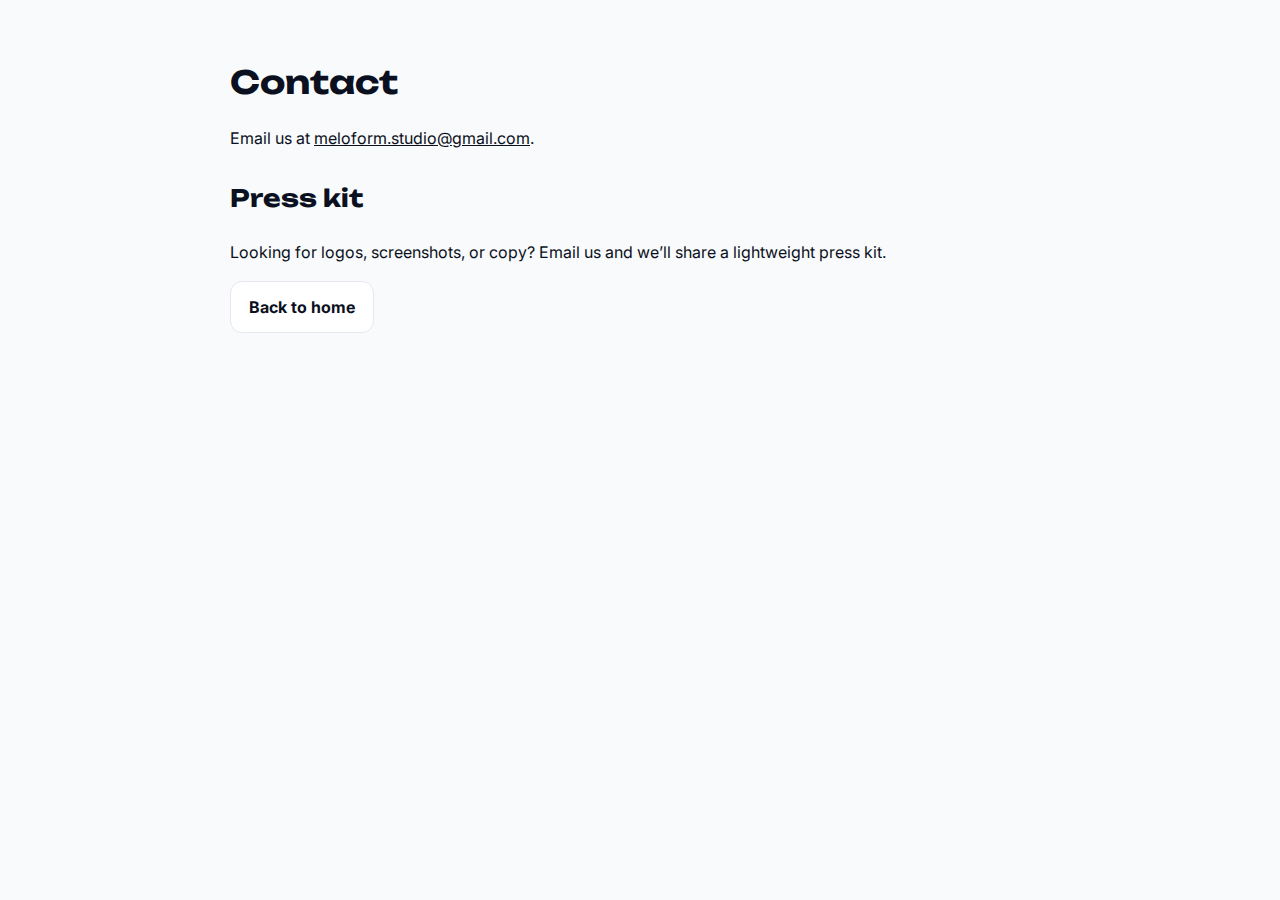
<file: contact.html>
<!DOCTYPE html>
<html lang="en">
<head>
  <meta charset="utf-8">
  <meta name="viewport" content="width=device-width,initial-scale=1">
  <title>Contact • Race to 100: Math Puzzle!</title>
  <link href="assets/css/styles.css" rel="stylesheet">
  <link href="https://fonts.googleapis.com/css2?family=Unbounded:wght@600;800&family=Inter:wght@400;600&display=swap" rel="stylesheet">
</head>
<body class="legal">
  <main class="container narrow">
    <h1>Contact</h1>
    <p>Email us at <a href="mailto:meloform.studio@gmail.com">meloform.studio@gmail.com</a>.</p>

    <h2>Press kit</h2>
    <p>Looking for logos, screenshots, or copy? Email us and we’ll share a lightweight press kit.</p>

    <p><a class="btn btn-ghost" href="index.html">Back to home</a></p>
  </main>
</body>
</html>
</file>
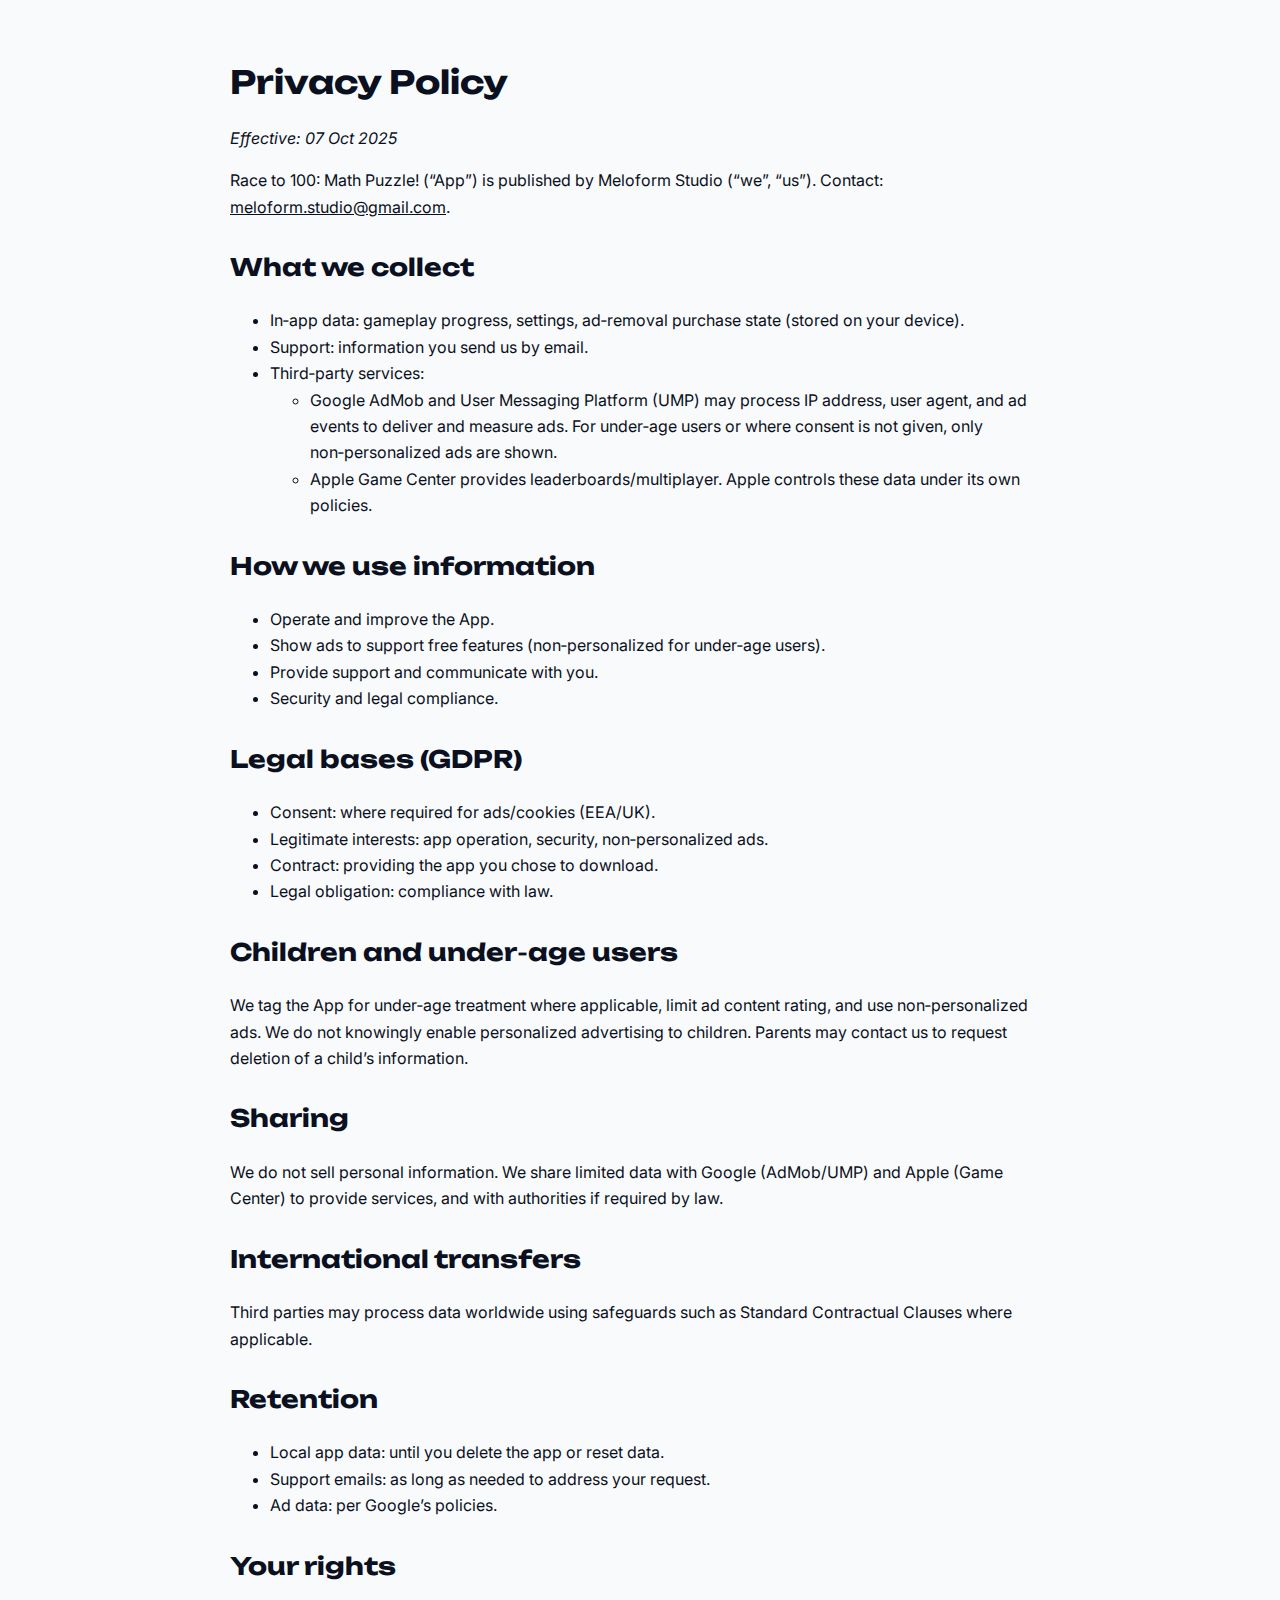
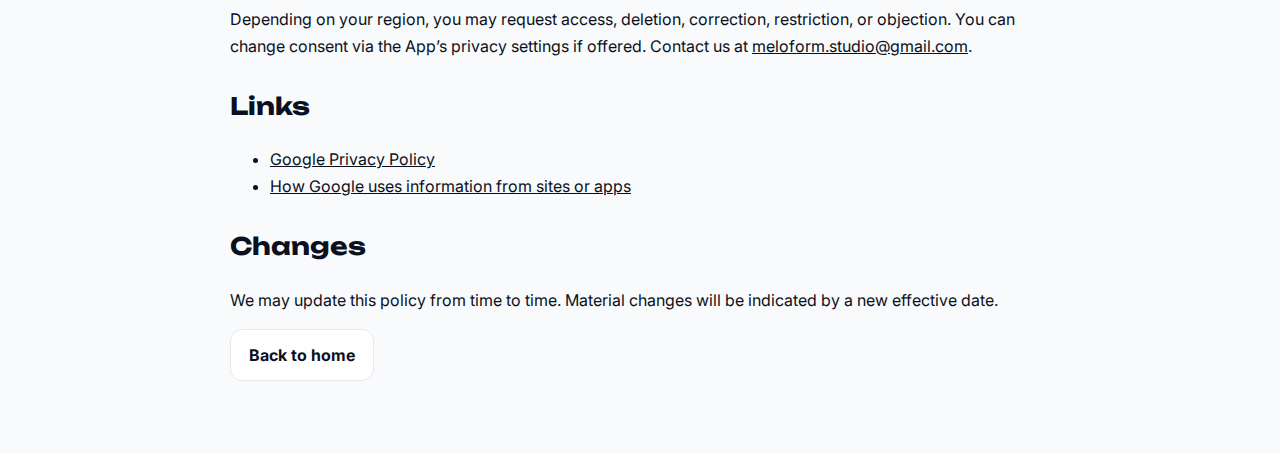
<file: privacy.html>
<!DOCTYPE html>
<html lang="en">
<head>
  <meta charset="utf-8">
  <meta name="viewport" content="width=device-width,initial-scale=1">
  <title>Privacy Policy • Race to 100: Math Puzzle!</title>
  <link href="assets/css/styles.css" rel="stylesheet">
  <link href="https://fonts.googleapis.com/css2?family=Unbounded:wght@600;800&family=Inter:wght@400;600&display=swap" rel="stylesheet">
</head>
<body class="legal">
  <main class="container narrow">
    <h1>Privacy Policy</h1>
    <p><em>Effective: 07 Oct 2025</em></p>

    <p>Race to 100: Math Puzzle! (“App”) is published by Meloform Studio (“we”, “us”). Contact: <a href="mailto:meloform.studio@gmail.com">meloform.studio@gmail.com</a>.</p>

    <h2>What we collect</h2>
    <ul>
      <li>In‑app data: gameplay progress, settings, ad‑removal purchase state (stored on your device).</li>
      <li>Support: information you send us by email.</li>
      <li>Third‑party services:
        <ul>
          <li>Google AdMob and User Messaging Platform (UMP) may process IP address, user agent, and ad events to deliver and measure ads. For under‑age users or where consent is not given, only non‑personalized ads are shown.</li>
          <li>Apple Game Center provides leaderboards/multiplayer. Apple controls these data under its own policies.</li>
        </ul>
      </li>
    </ul>

    <h2>How we use information</h2>
    <ul>
      <li>Operate and improve the App.</li>
      <li>Show ads to support free features (non‑personalized for under‑age users).</li>
      <li>Provide support and communicate with you.</li>
      <li>Security and legal compliance.</li>
    </ul>

    <h2>Legal bases (GDPR)</h2>
    <ul>
      <li>Consent: where required for ads/cookies (EEA/UK).</li>
      <li>Legitimate interests: app operation, security, non‑personalized ads.</li>
      <li>Contract: providing the app you chose to download.</li>
      <li>Legal obligation: compliance with law.</li>
    </ul>

    <h2>Children and under‑age users</h2>
    <p>We tag the App for under‑age treatment where applicable, limit ad content rating, and use non‑personalized ads. We do not knowingly enable personalized advertising to children. Parents may contact us to request deletion of a child’s information.</p>

    <h2>Sharing</h2>
    <p>We do not sell personal information. We share limited data with Google (AdMob/UMP) and Apple (Game Center) to provide services, and with authorities if required by law.</p>

    <h2>International transfers</h2>
    <p>Third parties may process data worldwide using safeguards such as Standard Contractual Clauses where applicable.</p>

    <h2>Retention</h2>
    <ul>
      <li>Local app data: until you delete the app or reset data.</li>
      <li>Support emails: as long as needed to address your request.</li>
      <li>Ad data: per Google’s policies.</li>
    </ul>

    <h2>Your rights</h2>
    <p>Depending on your region, you may request access, deletion, correction, restriction, or objection. You can change consent via the App’s privacy settings if offered. Contact us at <a href="mailto:meloform.studio@gmail.com">meloform.studio@gmail.com</a>.</p>

    <h2>Links</h2>
    <ul>
      <li><a href="https://policies.google.com/privacy" target="_blank" rel="noopener">Google Privacy Policy</a></li>
      <li><a href="https://policies.google.com/technologies/partner-sites" target="_blank" rel="noopener">How Google uses information from sites or apps</a></li>
    </ul>

    <h2>Changes</h2>
    <p>We may update this policy from time to time. Material changes will be indicated by a new effective date.</p>

    <p><a class="btn btn-ghost" href="index.html">Back to home</a></p>
  </main>
</body>
</html>
</file>
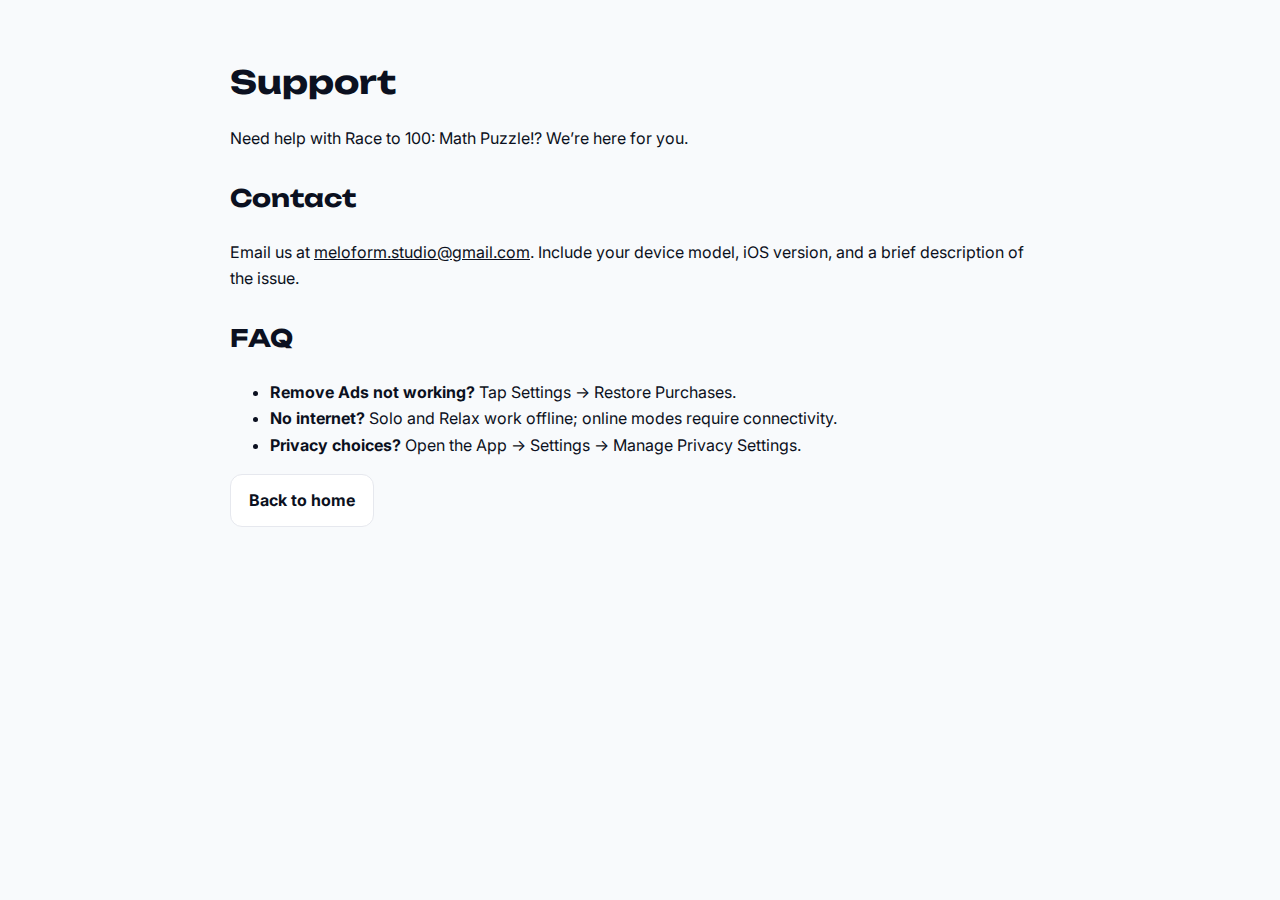
<file: support.html>
<!DOCTYPE html>
<html lang="en">
<head>
  <meta charset="utf-8">
  <meta name="viewport" content="width=device-width,initial-scale=1">
  <title>Support • Race to 100: Math Puzzle!</title>
  <link href="assets/css/styles.css" rel="stylesheet">
  <link href="https://fonts.googleapis.com/css2?family=Unbounded:wght@600;800&family=Inter:wght@400;600&display=swap" rel="stylesheet">
</head>
<body class="legal">
  <main class="container narrow">
    <h1>Support</h1>
    <p>Need help with Race to 100: Math Puzzle!? We’re here for you.</p>

    <h2>Contact</h2>
    <p>Email us at <a href="mailto:meloform.studio@gmail.com">meloform.studio@gmail.com</a>. Include your device model, iOS version, and a brief description of the issue.</p>

    <h2>FAQ</h2>
    <ul>
      <li><strong>Remove Ads not working?</strong> Tap Settings → Restore Purchases.</li>
      <li><strong>No internet?</strong> Solo and Relax work offline; online modes require connectivity.</li>
      <li><strong>Privacy choices?</strong> Open the App → Settings → Manage Privacy Settings.</li>
    </ul>

    <p><a class="btn btn-ghost" href="index.html">Back to home</a></p>
  </main>
</body>
</html>
</file>
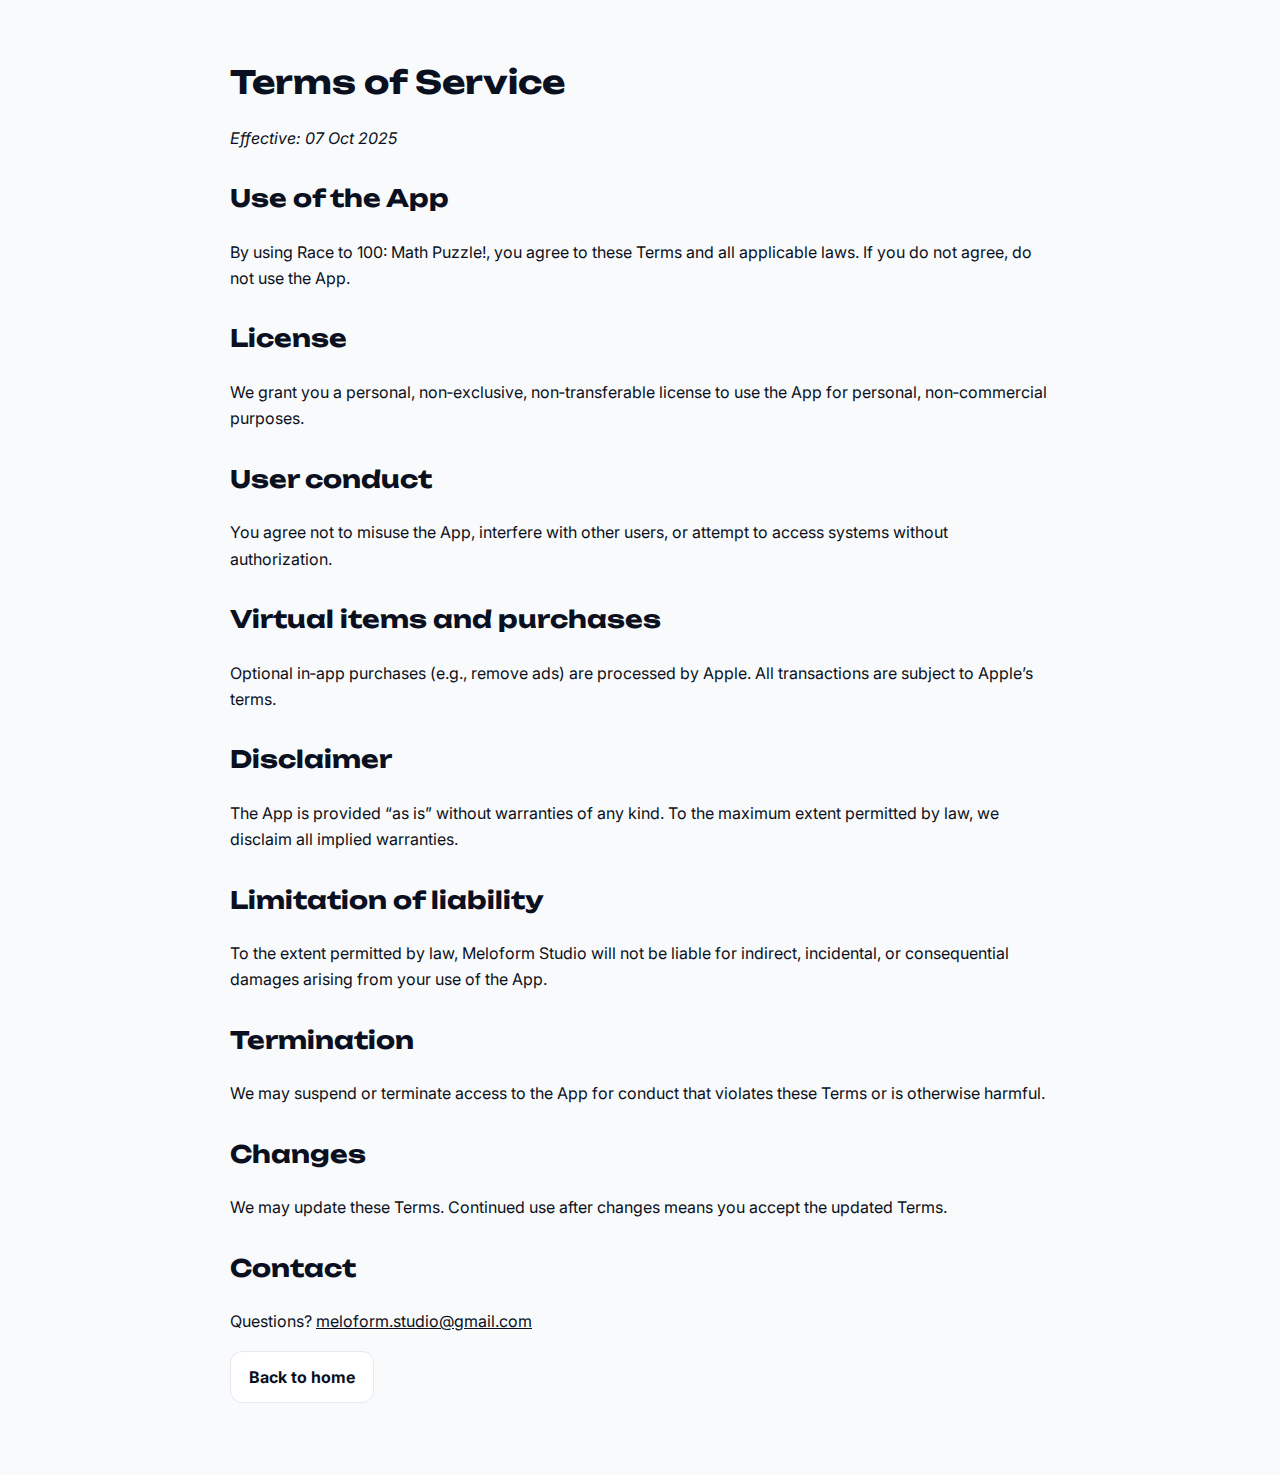
<file: terms.html>
<!DOCTYPE html>
<html lang="en">
<head>
  <meta charset="utf-8">
  <meta name="viewport" content="width=device-width,initial-scale=1">
  <title>Terms of Service • Race to 100: Math Puzzle!</title>
  <link href="assets/css/styles.css" rel="stylesheet">
  <link href="https://fonts.googleapis.com/css2?family=Unbounded:wght@600;800&family=Inter:wght@400;600&display=swap" rel="stylesheet">
</head>
<body class="legal">
  <main class="container narrow">
    <h1>Terms of Service</h1>
    <p><em>Effective: 07 Oct 2025</em></p>

    <h2>Use of the App</h2>
    <p>By using Race to 100: Math Puzzle!, you agree to these Terms and all applicable laws. If you do not agree, do not use the App.</p>

    <h2>License</h2>
    <p>We grant you a personal, non‑exclusive, non‑transferable license to use the App for personal, non‑commercial purposes.</p>

    <h2>User conduct</h2>
    <p>You agree not to misuse the App, interfere with other users, or attempt to access systems without authorization.</p>

    <h2>Virtual items and purchases</h2>
    <p>Optional in‑app purchases (e.g., remove ads) are processed by Apple. All transactions are subject to Apple’s terms.</p>

    <h2>Disclaimer</h2>
    <p>The App is provided “as is” without warranties of any kind. To the maximum extent permitted by law, we disclaim all implied warranties.</p>

    <h2>Limitation of liability</h2>
    <p>To the extent permitted by law, Meloform Studio will not be liable for indirect, incidental, or consequential damages arising from your use of the App.</p>

    <h2>Termination</h2>
    <p>We may suspend or terminate access to the App for conduct that violates these Terms or is otherwise harmful.</p>

    <h2>Changes</h2>
    <p>We may update these Terms. Continued use after changes means you accept the updated Terms.</p>

    <h2>Contact</h2>
    <p>Questions? <a href="mailto:meloform.studio@gmail.com">meloform.studio@gmail.com</a></p>

    <p><a class="btn btn-ghost" href="index.html">Back to home</a></p>
  </main>
</body>
</html>
</file>
<file: assets/css/styles.css>
:root{
  --bg:#f8fafc;
  --card:#ffffff;
  --text:#0b1020;
  --muted:#eef2f7;
  --primary-start:#7c8cf8;
  --primary-end:#54e3c2;
  --accent-start:#ff9bd4;
  --accent-end:#ffd08a;
  --shadow:0 8px 24px rgb(16 24 40 / 8%);
}

*{box-sizing:border-box}
html,body{margin:0;padding:0}
body{
  background:var(--bg);
  color:var(--text);
  font-family:Inter,system-ui,-apple-system,Segoe UI,Roboto,Helvetica,Arial,sans-serif;
  line-height:1.65;
  -webkit-font-smoothing:antialiased;
  -moz-osx-font-smoothing:grayscale;
}

.container{max-width:1120px;margin:0 auto;padding:0 20px}
.container.narrow{max-width:820px}

.section{padding:72px 0}
.section.muted{background:var(--muted)}
.section-title{
  font-family:Unbounded,Inter,system-ui,sans-serif;
  font-size:28px;margin:0 0 24px
}

.header-inner{display:flex;align-items:center;justify-content:space-between;padding:14px 0}
.brand{display:flex;gap:14px;align-items:center}
.logo{
  inline-size:42px;block-size:42px;border-radius:12px;background:linear-gradient(135deg,var(--primary-start),var(--primary-end));
  display:grid;place-items:center;color:#fff;font-weight:800;font-family:Unbounded,Inter,sans-serif
}
.logo.small{inline-size:36px;block-size:36px;border-radius:10px;font-size:12px}
.brand-text h1{font-family:Unbounded,Inter,sans-serif;font-size:20px;line-height:1.2;margin:0}
.tagline{margin:4px 0 0;color:#475569}

.nav{display:flex;gap:18px}
.nav a{color:var(--text);text-decoration:none;font-weight:600}
.nav a:hover{text-decoration:underline}

.menu-toggle{display:none;background:none;border:0;inline-size:40px;block-size:40px}
.menu-toggle span{display:block;inline-size:22px;block-size:2px;background:#111;margin:4px 0;border-radius:2px}

.hero{padding:64px 0}
.hero-inner{display:grid;grid-template-columns:1.15fr 0.85fr;gap:28px;align-items:center}
.hero h2{font-family:Unbounded,Inter,sans-serif;font-size:36px;line-height:1.2;margin:0 0 12px}
.meta{margin-top:14px;display:flex;gap:10px;flex-wrap:wrap}
.pill{background:#fff;border:1px solid #e6e8ee;border-radius:999px;padding:6px 10px;font-size:12px}
.hero-media img{width:100%;height:auto;border-radius:18px;box-shadow:var(--shadow)}

.gradient-1{
  background:
    radial-gradient(1200px 600px at 10% -10%, rgba(124,140,248,0.25), transparent 60%),
    radial-gradient(900px 500px at 90% 10%, rgba(84,227,194,0.25), transparent 60%);
}

.cta-row{display:flex;gap:12px;flex-wrap:wrap;margin:16px 0}
.btn{display:inline-block;border-radius:12px;padding:12px 18px;font-weight:700;text-decoration:none}
.btn-primary{color:#0b1020;background:linear-gradient(135deg,var(--accent-start),var(--accent-end))}
.btn-ghost{color:#0b1020;background:#fff;border:1px solid #e6e8ee}

.grid{display:grid;gap:18px}
.features{grid-template-columns:repeat(4,minmax(0,1fr))}
.screens{grid-template-columns:repeat(4,minmax(0,1fr))}
.card{
  background:var(--card);border:1px solid #e9eef5;border-radius:16px;padding:18px;box-shadow:var(--shadow)
}
.card h4{margin:10px 0 6px;font-family:Unbounded,Inter,sans-serif}

.howto{margin:0;padding-left:20px}
.faq details{background:var(--card);border:1px solid #e9eef5;border-radius:12px;padding:12px;margin:10px 0}
.faq summary{cursor:pointer;font-weight:600}

.site-footer{padding:24px 0;border-top:1px solid #e6e8ee;background:#fff}
.footer-inner{display:flex;align-items:center;justify-content:space-between;gap:16px;flex-wrap:wrap}
.foot-links{display:flex;gap:16px;flex-wrap:wrap}
.foot-links a{text-decoration:none;color:#0b1020}
.foot-links a:hover{text-decoration:underline}

.legal main{padding:56px 0}
.legal h1{font-family:Unbounded,Inter,sans-serif;margin:0 0 12px}
.legal h2{margin-top:28px;font-family:Unbounded,Inter,sans-serif}
.legal a{color:#0b1020}

@media (max-width: 980px){
  .features{grid-template-columns:repeat(2,minmax(0,1fr))}
  .screens{grid-template-columns:repeat(2,minmax(0,1fr))}
  .hero-inner{grid-template-columns:1fr}
  .nav{display:none;position:absolute;right:20px;top:60px;flex-direction:column;background:#fff;border:1px solid #e6e8ee;border-radius:12px;padding:10px}
  .nav.open{display:flex}
  .menu-toggle{display:block}
}
</file>
